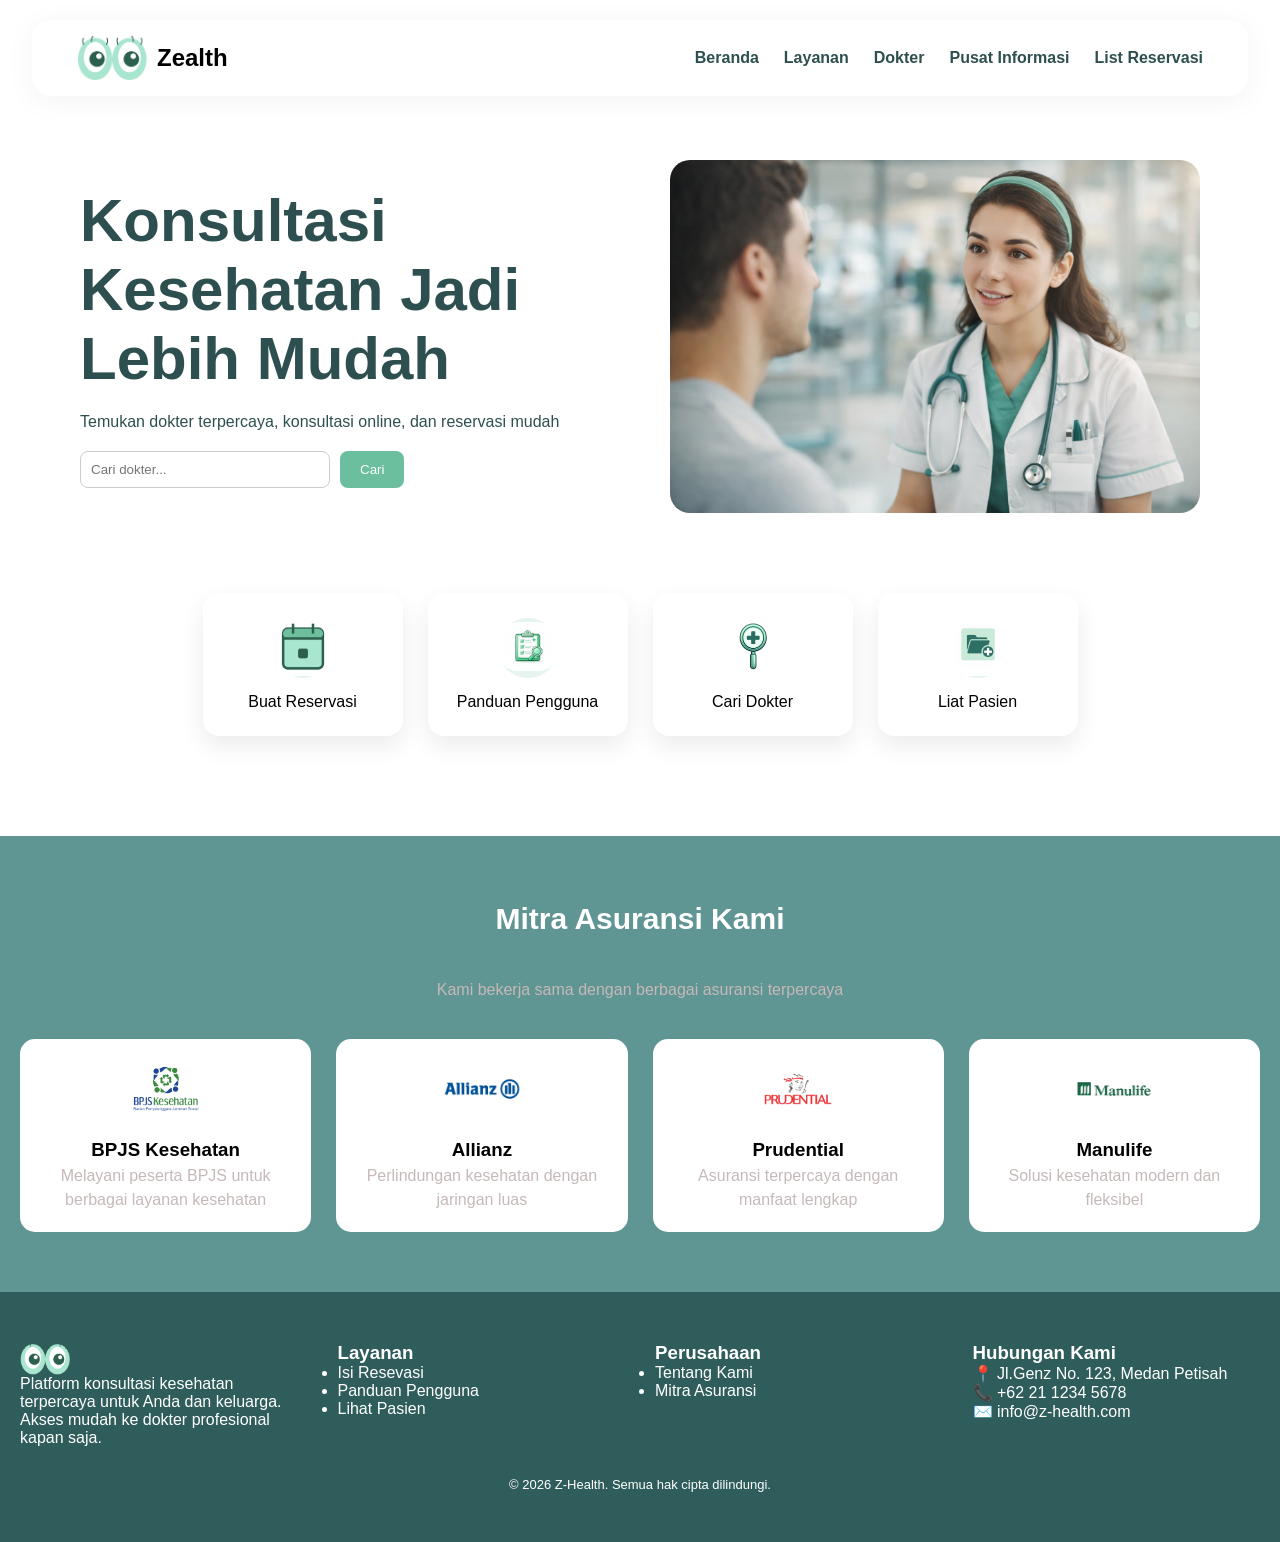
<file: index.html>
<!DOCTYPE html>
<html>
    <head>
      <meta charset="UTF-8">
      <meta name="viewport" content="width=device-width, initial-scale=1.0">
      <link rel="stylesheet" href="style.css">
      <title>Z Health</title>
      <link rel="stylesheet" href="style.css">
      <script src="script.js"></script>
    </head>
    <body>
    <header>
        <nav class="navbar">

            <!-- Logo -->
            <div class="logo">
                <img src="Logo Z Health.png" alt="Logo">
                <h2>Zealth</h2>
            </div>

            <!-- Checkbox Toggle -->
            <input type="checkbox" id="navToggle" class="nav-toggle">

            <!-- Hamburger -->
            <label for="navToggle" class="hamburger">
                <span></span>
                <span></span>
                <span></span>
            </label>

            <!-- Menu -->
            <ul class="menu">
                <li><a href="index.html">Beranda</a></li>
                <li><a href="service.html">Layanan</a></li>
                <li><a href="doctor.html">Dokter</a></li>
                <li><a href="about.html">Pusat Informasi </a></li>
                <li><a href="reservasi.html">List Reservasi</a></li>
            </ul>

        </nav>
    </header>
<main>
    <!-- Section 1 Bagian Searching  -->
    <section>
    <div class="content">
    <div class="left">
        <h1>Konsultasi Kesehatan Jadi Lebih Mudah</h1>
        <p>Temukan dokter terpercaya, konsultasi online, dan reservasi mudah</p>

        <div class="search-box">
            <input type="text" id ="searchInput" placeholder="Cari dokter...">
            <button onclick ="searchDoctor()">Cari</button>
        </div>
        <div id = "searchResult"class ="search-result"></div>
    </div>

    <div class="right">
        <img src="tampilan1.png" class="gambar_kiri">
    </div>
</div>
    </section>

        <!-- Section 2 bagian FEATURES -->
    <section>
        <div class="features">
            <div class="card">
                <div class="icon"><a href="service.html#reservasi"><img src="janji_temu.png"></a></div>
        
                <p>Buat Reservasi</p>
            </div>

            <div class="card">
                <div class="icon"><a href="service.html#panduan"><img src="panduan pengguna.png" style="border: 3px solid transparent; border-radius: 20px; padding: 5px; background-color: white;"></a></div>
                <p>Panduan Pengguna</p>
            </div>

            <div class="card">
                <div class="icon"><a href="doctor.html"><img src="Cari_Dokter.png" style="border: 3px solid transparent; border-radius: 20px; padding: 5px; background-color: white;"></a></div>
                <p>Cari Dokter</p>
            </div>

            <div class="card">
                <div class="icon"><a href="reservasi.html"><img src="Data_Pasien.png" style="border: 3px solid transparent; border-radius: 20px; padding: 5px; background-color: white;"></a></div>
                <p>Liat Pasien</p>
            </div>
        </div>
    </section>
    <!-- Section 3 Mitra Asuransi -->
    <section class="insurance"id="insurance">
    <h2>Mitra Asuransi Kami</h2>
    <p>Kami bekerja sama dengan berbagai asuransi terpercaya</p>

    <div class="insurance-grid">

        <div class="insurance-card">
        <img src="Logo BPJS.png">
        <h3>BPJS Kesehatan</h3>
        <p>Melayani peserta BPJS untuk berbagai layanan kesehatan</p>
        </div>

        <div class="insurance-card">
        <img src="Logo Allianz.jpg">
        <h3>Allianz</h3>
        <p>Perlindungan kesehatan dengan jaringan luas</p>
        </div>

        <div class="insurance-card">
        <img src="Logo Prudential.png">
        <h3>Prudential</h3>
        <p>Asuransi terpercaya dengan manfaat lengkap</p>
        </div>

        <div class="insurance-card">
        <img src="Logo Manulife.png">
        <h3>Manulife</h3>
        <p>Solusi kesehatan modern dan fleksibel</p>
        </div>

    </div>
    </section>
        

</div>
</main>            
<!-- Bagian Footer -->

    <footer class="footer">
        <div class="footer-container">
            <div class="footer-col">
                <div class="logo">
                    <img src="logo final bos.png">
                </div>
                <p>Platform konsultasi kesehatan terpercaya untuk Anda dan keluarga.<br>Akses mudah ke dokter profesional kapan saja.</p>
            </div>
            <div class="footer-col">
                <h3>Layanan</h3>
                <ul>
                    <li><a href="service.html#reservasi">Isi Resevasi</a></li>
                    <li><a href="service.html#panduan">Panduan Pengguna</a></li>
                    <li><a href="reservasi.html">Lihat Pasien</a></li>
                </ul>
            </div>
            <div class="footer-col">
                <h3>Perusahaan</h3>
                <ul>
                    <li><a href="about.html">Tentang Kami</a></li>
                    <li><a href="index.html#insurance">Mitra Asuransi</a></li>
                </ul>
            </div>
            <div class="footer-col">
                <h3>Hubungan Kami</h3>
                <p>📍 Jl.Genz No. 123, Medan Petisah</p>
                <p>📞 +62 21 1234 5678</p>
                <p>✉️ info@z-health.com</p>
            </div>
        </div>
        <div class="footer-bottom">
            <p>&copy; 2026 Z-Health. Semua hak cipta dilindungi.</p>
        </div>
    </footer>
</body>
</html>
</file>
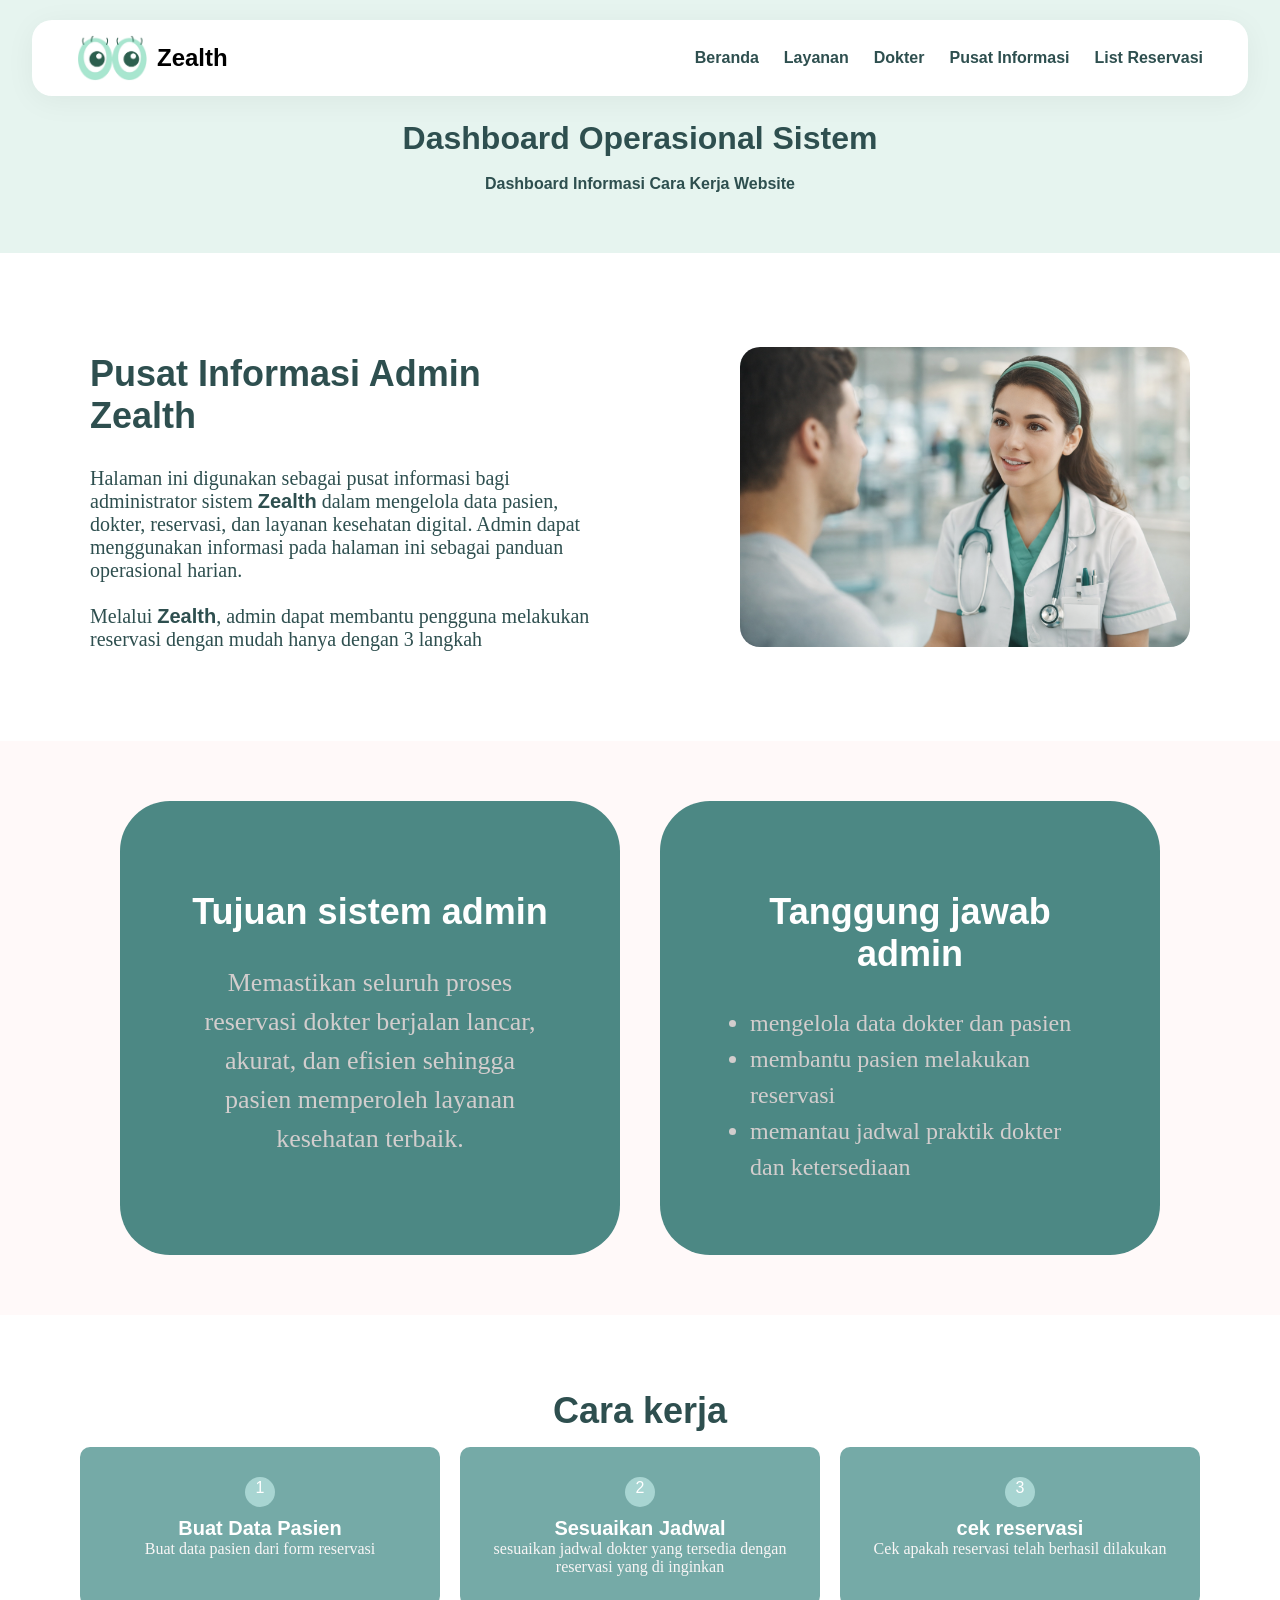
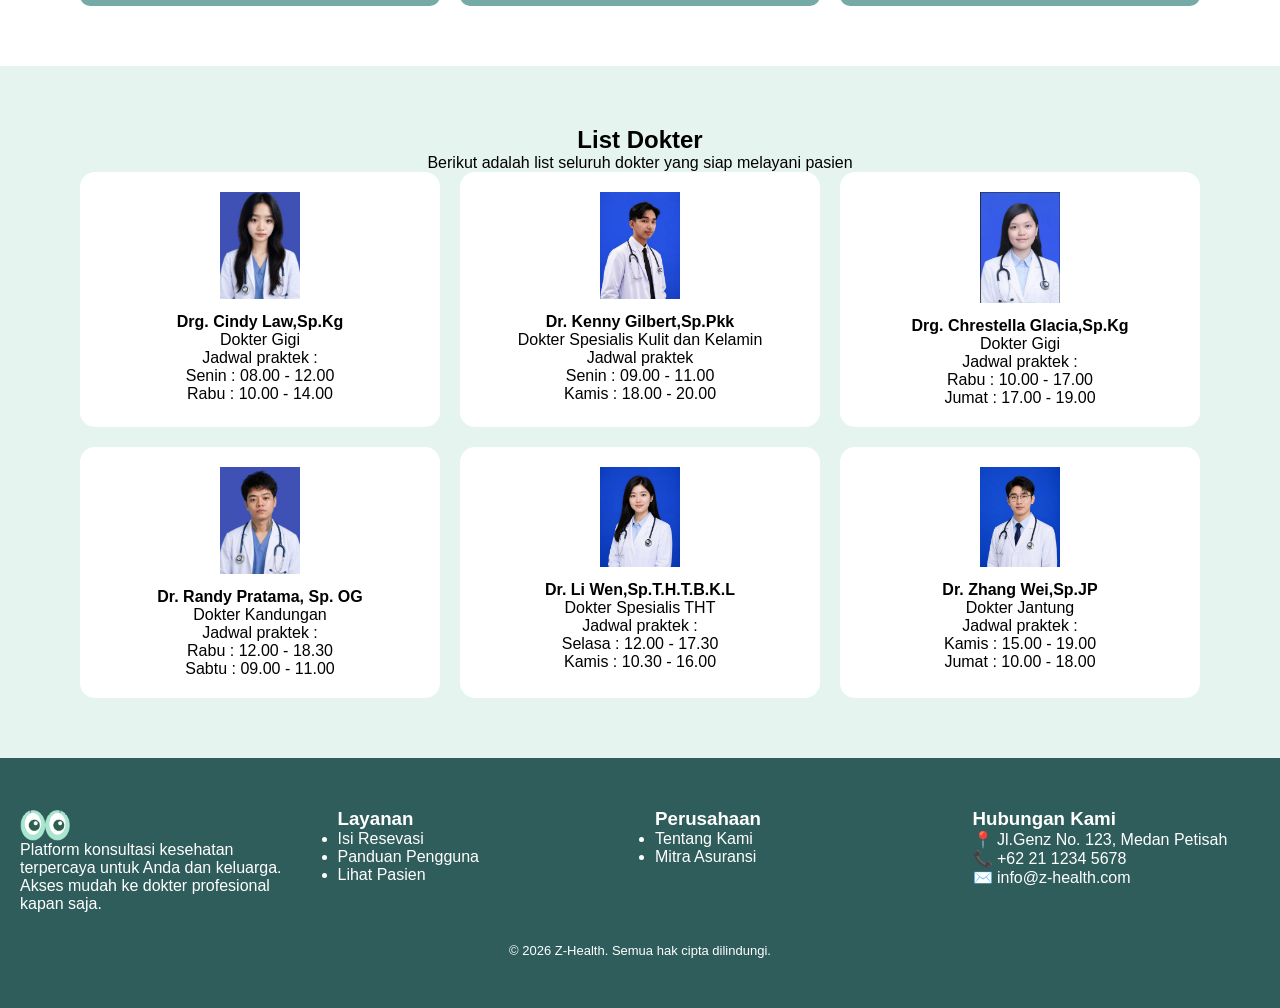
<file: about.html>
<!-- TAMPILAN TENTANG KAMI -->
 <!DOCTYPE html>
<html lang="en">
<head>
    <meta charset="UTF-8">
    <meta name="viewport" content="width=device-width, initial-scale=1.0">
    <link rel="stylesheet" href="style.css">
    <title>Zealth</title>
</head>
<body>
    <!-- tampilan awal -->
    <header>
        <nav class="navbar">

            <!-- Logo -->
            <div class="logo">
                <img src="Logo Z Health.png" alt="Logo">
                <h2>Zealth</h2>
            </div>

            <!-- Checkbox Toggle -->
            <input type="checkbox" id="navToggle" class="nav-toggle">

            <!-- Hamburger -->
            <label for="navToggle" class="hamburger">
                <span></span>
                <span></span>
                <span></span>
            </label>

            <!-- Menu -->
            <ul class="menu">
                <li><a href="index.html">Beranda</a></li>
                <li><a href="service.html">Layanan</a></li>
                <li><a href="doctor.html">Dokter</a></li>
                <li><a href="about.html">Pusat Informasi </a></li>
                <li><a href="reservasi.html">List Reservasi</a></li>
            </ul>

        </nav>

</div>
    <div class = "about-head">
     <h1 style="color:#2e4f4f ;">Dashboard Operasional Sistem</h1>
     <p style="font-family: 'Times New Roman', Times, serif; color:#2e4f4f ;"><br><strong>Dashboard Informasi Cara Kerja Website</strong></p>
    </div>
    </header>

<!-- section pusat infromasi -->
 <main>
<section class="about-section">
    <div class="about-grid">
        <div class="about-text">
            <div class = 'about-card-us'>
            <h2 class = 'about-text h2'>Pusat Informasi Admin Zealth</h2>
            </div>
            <p style="font-family:Georgia, 'Times New Roman', Times, serif;font-size: 20px;">
                Halaman ini digunakan sebagai pusat informasi bagi administrator sistem <strong>Zealth</strong> dalam mengelola data pasien, dokter, reservasi, dan layanan kesehatan digital. Admin dapat menggunakan informasi pada halaman ini sebagai panduan operasional harian.
            </p>
            <p style="font-family:Georgia, 'Times New Roman', Times, serif;font-size: 20px;"> <br>Melalui <strong>Zealth</strong>, admin dapat membantu pengguna melakukan reservasi dengan mudah hanya dengan 3 langkah            </p>
        </div>

        <div class="about-image">
            <img src="tampilan1.png">
        </div>
    </div>
</section>

<!-- section tujuan dan tanggung jaawb -->
<section class = 'vision-mission'>
    <div class = 'about-card'>
    <div class = 'about-text-visi'>
        <h2 class = "about-text"> Tujuan sistem admin</h2>
        <p style="color: rgb(210, 205, 205);font-size:26px; text-align: center; font-family: Cambria, Cochin, Georgia, Times, 'Times New Roman', serif;
        ">Memastikan seluruh proses reservasi dokter berjalan lancar, akurat, dan efisien sehingga pasien memperoleh layanan kesehatan terbaik.</p>
    </div>
    </div>
    <div class = 'about-card'>
    <div class = 'about-text-misi'>
        <h2 class = 'about-text-visi-misi'>Tanggung jawab admin</h2>
        <ul style="color: rgb(210, 205, 205);font-size:24px; font-family: Cambria, Cochin, Georgia, Times, 'Times New Roman', serif;">
            <li>mengelola data dokter dan pasien</li>
            <li>membantu pasien melakukan reservasi</li>
            <li>memantau jadwal praktik dokter dan ketersediaan</li>
        </ul>
    </div>
    </div>
 </section>


 <!-- section keunggulan -->
 <section class="about-adv">
    <h2>Cara kerja</h2>
    <div class = 'adv-grid'>
        <div class = 'about-card-adv'>
            <div class ="round-number">1</div>
            <h3>Buat Data Pasien</h3>
            <p>Buat data pasien dari form reservasi</p>
        </div>
        <div class = 'about-card-adv'>
            <div class ="round-number">2</div>
            <h3>Sesuaikan Jadwal</h3>
            <p>sesuaikan jadwal dokter yang tersedia dengan reservasi yang di inginkan</p>
        </div>
        <div class = 'about-card-adv'>
            <div class ="round-number">3</div>
            <h3>cek reservasi</h3>
            <p>Cek apakah reservasi telah berhasil dilakukan</p>
        </div>
    </div>
</section>       
    
  <!-- sectiont tim -->
 <section class = 'about-team'>
    <h2>List Dokter</h2>
    <p>Berikut adalah list seluruh dokter yang siap melayani pasien</p>

    <div class = 'about-team-grid'>
        <div class = 'about-team-card'>
            <img src = 'Drg Cindy Law.jpeg'>
            <h4>Drg. Cindy Law,Sp.Kg</h4>
            <p>Dokter Gigi</p>
            <p>Jadwal praktek :</p> 
            <p>Senin : 08.00 - 12.00</p>
            <p>Rabu : 10.00 - 14.00 </p>
        </div>
        <div class = 'about-team-card'>
            <img src = 'Ken.png'>
            <h4>Dr. Kenny Gilbert,Sp.Pkk</h4>
            <p>Dokter Spesialis Kulit dan Kelamin</p>
            <p>Jadwal praktek </p> 
            <p>Senin : 09.00 - 11.00 </p>
            <p>Kamis : 18.00 - 20.00 </p>
        </div>
        <div class = 'about-team-card'>
            <img src = 'chres.png'>
            <h4>Drg. Chrestella Glacia,Sp.Kg</h4>
            <p>Dokter Gigi</p>
            <p>Jadwal praktek : </p>
            <p>Rabu : 10.00 - 17.00</p> 
            <p>Jumat : 17.00 - 19.00</p>
        </div>
        <div class = 'about-team-card'>
            <img src = 'Reza Arab.png'>
            <h4>Dr. Randy Pratama, Sp. OG</h4>
            <p>Dokter Kandungan</p>
            <p>Jadwal praktek : </p>
            <p>Rabu :  12.00 - 18.30</p>
            <p>Sabtu : 09.00 - 11.00 </p>
        </div>
        <div class = 'about-team-card'>
            <img src = 'Liwen.png'>
            <h4>Dr. Li Wen,Sp.T.H.T.B.K.L</h4>
            <p>Dokter Spesialis THT</p>
            <p>Jadwal praktek :</p>
            <p>Selasa : 12.00 - 17.30</p> 
            <p>Kamis : 10.30 - 16.00</p>
        </div>
        <div class = 'about-team-card'>
            <img src = 'zhangwei.png'>
            <h4>Dr. Zhang Wei,Sp.JP</h4>
            <p>Dokter Jantung</p>
            <p>Jadwal praktek :</p>
            <p>Kamis : 15.00 - 19.00</p> 
            <p>Jumat : 10.00 - 18.00</p>
        </div>
</section>
 <!-- Bagian Footer -->
<footer class="footer">
        <div class="footer-container">
            <div class="footer-col">
                <div class="logo">
                    <img src="logo final bos.png">
                </div>
                <p>Platform konsultasi kesehatan terpercaya untuk Anda dan keluarga.<br>Akses mudah ke dokter profesional kapan saja.</p>
            </div>
            <div class="footer-col">
                <h3>Layanan</h3>
                <ul>
                    <li><a href="service.html#reservasi">Isi Resevasi</a></li>
                    <li><a href="service.html#panduan">Panduan Pengguna</a></li>
                    <li><a href="reservasi.html">Lihat Pasien</a></li>
                </ul>
            </div>
            <div class="footer-col">
                <h3>Perusahaan</h3>
                <ul>
                    <li><a href="#">Tentang Kami</a></li>
                    <li><a href="index.html#insurance">Mitra Asuransi</a></li>
                </ul>
            </div>
            <div class="footer-col">
                <h3>Hubungan Kami</h3>
                <p>📍 Jl.Genz No. 123, Medan Petisah</p>
                <p>📞 +62 21 1234 5678</p>
                <p>✉️ info@z-health.com</p>
            </div>
        </div>
        <div class="footer-bottom">
            <p>&copy; 2026 Z-Health. Semua hak cipta dilindungi.</p>
        </div>
    </footer>
    
</footer>
 
</body>
</html>
</file>
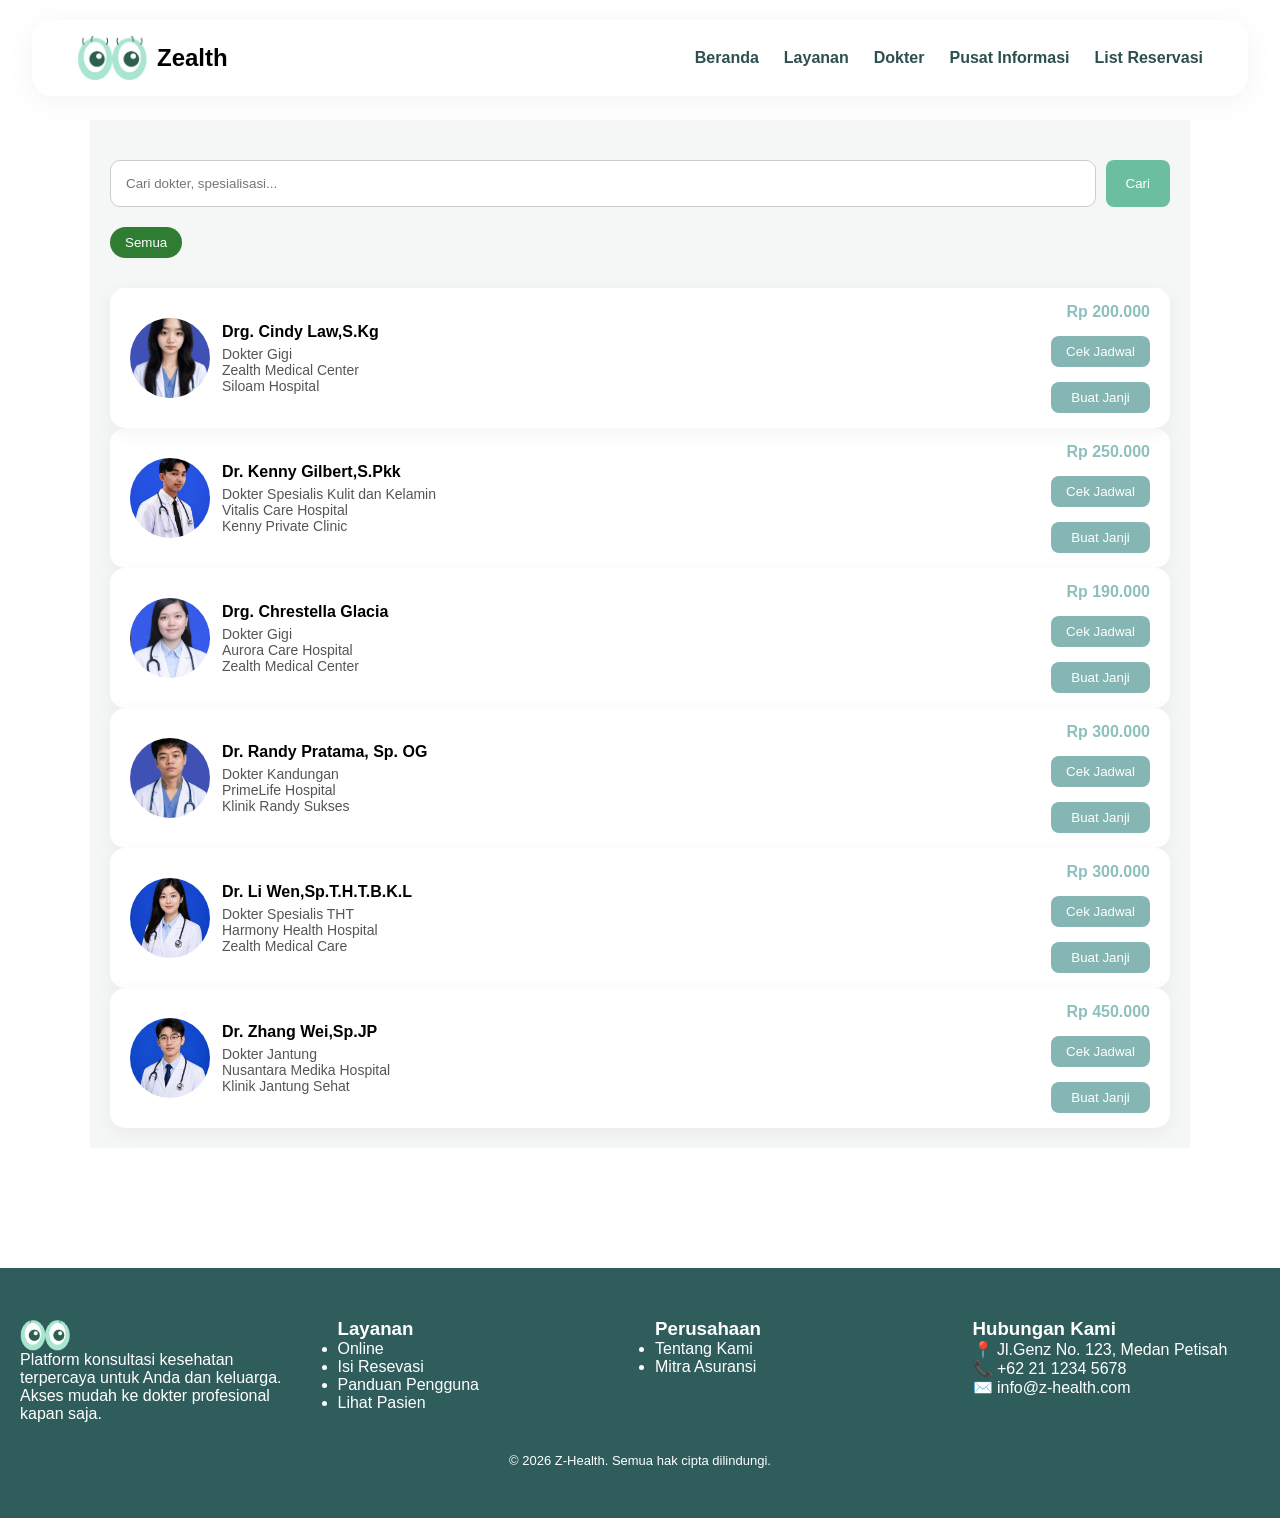
<file: doctor.html>
<!DOCTYPE html>
<html lang="en">
<head>
    <meta charset="UTF-8">
    <meta name="viewport" content="width=device-width, initial-scale=1.0">
    <title>Zealth</title>
    <link rel="stylesheet" href="style.css">
    <script src="script.js"></script>
</head>
<body>

    <!-- HEADER -->
    <header>
        <nav class="navbar">

            <!-- Logo -->
            <div class="logo">
                <img src="Logo Z Health.png" alt="Logo">
                <h2>Zealth</h2>
            </div>

            <!-- Checkbox Toggle -->
            <input type="checkbox" id="navToggle" class="nav-toggle">

            <!-- Hamburger -->
            <label for="navToggle" class="hamburger">
                <span></span>
                <span></span>
                <span></span>
            </label>

            <!-- Menu -->
            <ul class="menu">
                <li><a href="index.html">Beranda</a></li>
                <li><a href="service.html">Layanan</a></li>
                <li><a href="doctor.html">Dokter</a></li>
                <li><a href="about.html">Pusat Informasi</a></li>
                <li><a href="reservasi.html">List Reservasi</a></li>
            </ul>

        </nav>
    </header>

<!--Main-->
<main class="doctor-page">
  <!-- Section untuk cari dokter -->
  <section>
  <div class="search-box doctor-search">
    <input type="text" id="searchInput" placeholder="Cari dokter, spesialisasi...">
    <button onclick="searchDoctor()">Cari</button>
  </div>
  </section>
  <div id = "searchResult" class ="search-result"></div>

  <!-- Section untuk FILTER -->
  <section>

  <div class="doctor-filter">
    <button class="active">Semua</button>
  
  </div>
  </section>

  <!-- Section untuk LIST DOKTER -->
  <section>
  <div class="doctor-list">

    <!-- Doctor 1 -->
    <div class="doctor-card" id ="cindy">
      <div class="doctor-left">
        <img src="Drg Cindy Law.jpeg">
        <div class="doctor-info">
          <h3>Drg. Cindy Law,S.Kg</h3>
          <p>Dokter Gigi</p>
          <p>Zealth Medical Center</p>
          <p>Siloam Hospital</p>
        </div>
      </div>
        <div class="doctor-action">
          <p class="price">Rp 200.000</p>
          <button onclick="toggleJadwal('jadwal-cindy')">Cek Jadwal</button>
          <a href="service.html#reservasi">
          <button >Buat Janji</button>
          </a>
        </div>
    </div>
    <!-- Tabel Untuk Dokter Cindy  -->
    <div id="jadwal-cindy" class="jadwal-box">
        <table>
          <tr>
            <th>Lokasi</th>
            <th>Hari</th>
            <th>Jam</th>
          </tr>
          <tr>
            <td>Zealth Medical Center</td>
            <td>Senin</td>
            <td>08:00 - 12:00</td>
          </tr>
          <tr>
            <td>Siloam Hospital</td>
            <td>Rabu</td>
            <td>10:00 - 14:00</td>
          </tr>
        </table>
      </div>
    </div>    

    <!-- Doctor 2 -->
    <div class="doctor-card" id ="kenny">
      <div class ="doctor-left">
        <img src="Ken.png">
        <div class="doctor-info">
          <h3>Dr. Kenny Gilbert,S.Pkk</h3>
          <p>Dokter Spesialis Kulit dan Kelamin</p>
          <p>Vitalis Care Hospital</p>
          <p>Kenny Private Clinic</p>
        </div>
      </div>      
      <div class="doctor-action">
        <p class="price">Rp 250.000</p>
        <button onclick ="toggleJadwal('jadwal-kenny')">Cek Jadwal</button>
        <a href="service.html#reservasi">
          <button>Buat Janji</button>
        </a>
      </div>
    </div>
    <!-- Jadwal Untuk Dokter Kenny -->
    <div id="jadwal-kenny" class="jadwal-box">
        <table>
          <tr>
            <th>Lokasi</th>
            <th>Hari</th>
            <th>Jam</th>
          </tr>
          <tr>
            <td>Vitalis Care Hospitalr</td>
            <td>Senin</td>
            <td>09:00 - 11:00</td>
          </tr>
          <tr>
            <td>Zealth Medical Center</td>
            <td>Kamis</td>
            <td>18:00 - 20:00</td>
          </tr>
        </table>
      </div>
    </div>

    <!-- Doctor 3 -->
    <div class="doctor-card" id ="chrestella">
      <div class="doctor-left">
      <img src="chres.png">
        <div class="doctor-info">
        <h3>Drg. Chrestella Glacia</h3>
        <p>Dokter Gigi</p>
        <p>Aurora Care Hospital</p>
        <p>Zealth Medical Center</p>
        </div>        
      </div>
      
      <div class="doctor-action">
        <p class="price">Rp 190.000</p>
        <button onclick ="toggleJadwal('jadwal-chrestella')">Cek Jadwal</button>
        <a href="service.html#reservasi">
          <button>Buat Janji</button>
        </a>
      </div>
    </div>
    <!-- Jadwal Untuk Dokter Chrestella -->
    <div id="jadwal-chrestella" class="jadwal-box">
        <table>
          <tr>
            <th>Lokasi</th>
            <th>Hari</th>
            <th>Jam</th>
          </tr>
          <tr>
            <td>Aurora Care Hospital</td>
            <td>Rabu</td>
            <td>10:00 - 17:00</td>
          </tr>
          <tr>
            <td>Zealth Medical Center</td>
            <td>Jumat</td>
            <td>17:00 -19:00</td>
          </tr>
        </table>
      </div>
    </div>

    <!-- Doctor 4 -->
    <div class="doctor-card" id ="randy">
      <div class ="doctor-left">
        <img src="Reza Arab.png">
        <div class="doctor-info">
          <h3>Dr. Randy Pratama, Sp. OG</h3>
          <p>Dokter Kandungan</p>
          <p>PrimeLife Hospital</p>
          <p>Klinik Randy Sukses</p>
        </div>
      </div>
      
      <div class="doctor-action" id ="liwen">
        <p class="price">Rp 300.000</p>
        <button onclick ="toggleJadwal('jadwal-randy')">Cek Jadwal</button>
        <a href="service.html#reservasi">
          <button>Buat Janji</button>
        </a>
      </div>
    </div>
    <!-- Jadwal Dokter Randy -->
       <div id="jadwal-randy" class="jadwal-box">
        <table>
          <tr>
            <th>Lokasi</th>
            <th>Hari</th>
            <th>Jam</th>
          </tr>
          <tr>
            <td>PrimeLife Hospital</td>
            <td>Rabu</td>
            <td>12:00 - 18:30</td>
          </tr>
          <tr>
            <td>Zealth Medical Center</td>
            <td>Sabtu</td>
            <td>09:00 -11:00</td>
          </tr>
        </table>
      </div>
    </div>

    <!-- Doctor 5 -->
    <div class="doctor-card" id="liwen">
      <div class="doctor-left">
        <img src="Liwen.png">
        <div class="doctor-info">
          <h3>Dr. Li Wen,Sp.T.H.T.B.K.L</h3>
          <p>Dokter Spesialis THT</p>
          <p>Harmony Health Hospital</p>
          <p>Zealth Medical Care</p>
        </div>
      </div>
      <div class="doctor-action">
        <p class="price">Rp 300.000</p>
        <button onclick ="toggleJadwal('jadwal-liwen')">Cek Jadwal</button>
        <a href="service.html#reservasi">
          <button>Buat Janji</button>
        </a>
      </div>
    </div>
    <!-- Jadwal Untuk Dokter Liwen -->
    <div id="jadwal-liwen" class="jadwal-box">
          <table>
            <tr>
              <th>Lokasi</th>
              <th>Hari</th>
              <th>Jam</th>
            </tr>
            <tr>
              <td>Harmony Health Hospital</td>
              <td>Selasa</td>
              <td>12:00 - 17:30</td>
            </tr>
            <tr>
              <td>Zealth Medical Center</td>
              <td>Kamis</td>
              <td>10:30 -16:00</td>
            </tr>
          </table>
        </div>
      </div>

    <!-- Doctor 6  -->
    <div class="doctor-card"id="zhangwei">
      <div class="doctor-left">
        <img src="zhangwei.png">
        <div class="doctor-info">
          <h3>Dr. Zhang Wei,Sp.JP</h3>
          <p>Dokter Jantung</p>
          <p>Nusantara Medika Hospital</p>
          <p>Klinik Jantung Sehat</p>
        </div>
      </div>
      <div class="doctor-action">
        <p class="price">Rp 450.000</p>
        <button onclick ="toggleJadwal('jadwal-zhangwei')">Cek Jadwal</button>
          <a href="service.html#reservasi">
            <button>Buat Janji</button>
          </a>
      </div>
    </div>
    <!-- Jadwal Untuk Dokter Zhang Wei -->
      <div id="jadwal-zhangwei" class="jadwal-box">
        <table>
          <tr>
            <th>Lokasi</th>
            <th>Hari</th>
            <th>Jam</th>
          </tr>
          <tr>
            <td>Nusantara Medika Hospital</td>
            <td>Kamis</td>
            <td>15:00 - 19:00</td>
          </tr>
          <tr>
            <td>Klinik Jantung Sehat</td>
            <td>Jumat</td>
            <td>10:00 -18:00</td>
          </tr>
        </table>
      </div>
    </div>
  </div>
  </section>

</main>

<!-- Bagian Footer -->

    <footer class="footer">
        <div class="footer-container">
            <div class="footer-col">
                <div class="logo">
                    <img src="logo final bos.png">
                </div>
                <p>Platform konsultasi kesehatan terpercaya untuk Anda dan keluarga.<br>Akses mudah ke dokter profesional kapan saja.</p>
            </div>
            <div class="footer-col">
                <h3>Layanan</h3>
                <ul>
                    <li><a href="service.html#chat">Online</a></li>
                    <li><a href="service.html#reservasi">Isi Resevasi</a></li>
                    <li><a href="service.html#panduan">Panduan Pengguna</a></li>
                    <li><a href="reservasi.html">Lihat Pasien</a></li>
                </ul>
            </div>
            <div class="footer-col">
                <h3>Perusahaan</h3>
                <ul>
                    <li><a href="about.html">Tentang Kami</a></li>
                    <li><a href="index.html#insurance">Mitra Asuransi</a></li>
                </ul>
            </div>
            <div class="footer-col">
                <h3>Hubungan Kami</h3>
                <p>📍 Jl.Genz No. 123, Medan Petisah</p>
                <p>📞 +62 21 1234 5678</p>
                <p>✉️ info@z-health.com</p>
            </div>
        </div>
        <div class="footer-bottom">
            <p>&copy; 2026 Z-Health. Semua hak cipta dilindungi.</p>
        </div>
    </footer>
</body>
</html>
</file>
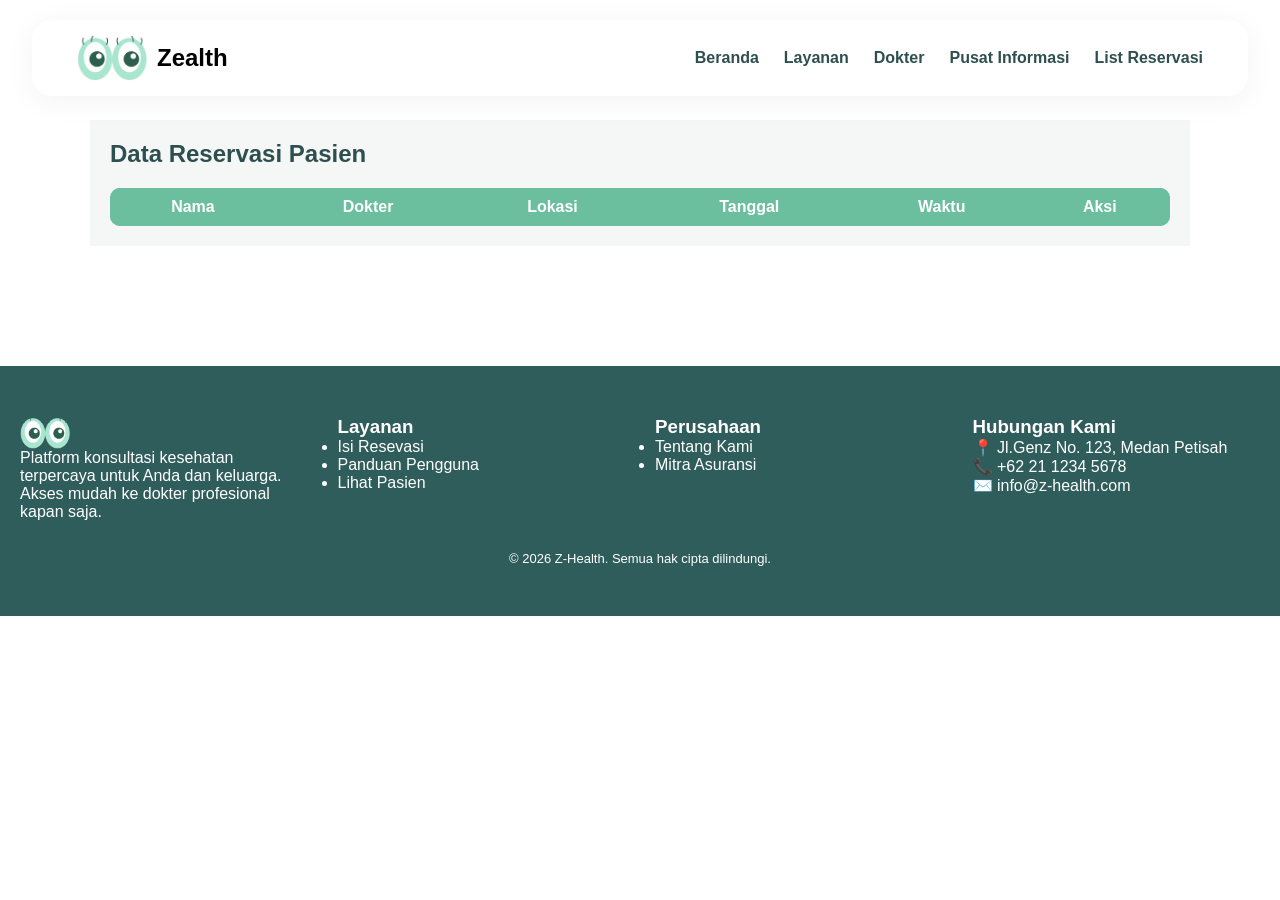
<file: reservasi.html>
<!DOCTYPE html>
<html lang="id">
<head>
    <meta charset="UTF-8">
    <meta name="viewport" content="width=device-width, initial-scale=1.0">
    <title>Data Reservasi</title>
    <link rel="stylesheet" href="style.css">
    <script src="script.js" defer></script>
</head>

<body>


<header>
    <nav class="navbar">
        <div class="logo">
            <img src="Logo Z Health.png">
            <h2>Zealth</h2>
        </div>

        <input type="checkbox" id="navToggle" class="nav-toggle">

        <label for="navToggle" class="hamburger">
            <span></span>
            <span></span>
            <span></span>
        </label>

        <ul class="menu">
            <li><a href="index.html">Beranda</a></li>
            <li><a href="service.html">Layanan</a></li>
            <li><a href="doctor.html">Dokter</a></li>
            <li><a href="about.html">Pusat Informasi</a></li>               
            <li><a href="reservasi.html">List Reservasi</a></li>
        </ul>
    </nav>
</header>

<!-- MAIN -->
<main class="doctor-page">

    <section>
        <h2 style="color:#2e4f4f; margin-bottom:20px;">Data Reservasi Pasien</h2>
    </section>

    <section>
        <table id="tabelReservasi" style="width:100%; background:white; border-radius:10px; overflow:hidden;">
            <thead style="background:#6bbf9f; color:white;">
                <tr>
                    <th>Nama</th>
                    <th>Dokter</th>
                    <th>Lokasi</th>
                    <th>Tanggal</th>
                    <th>Waktu</th>
                    <th>Aksi</th>
                </tr>
            </thead>
            <tbody></tbody>
        </table>
    </section>

</main>
<!-- Bagian Footer -->

    <footer class="footer">
        <div class="footer-container">
            <div class="footer-col">
                <div class="logo">
                    <img src="logo final bos.png">
                </div>
                <p>Platform konsultasi kesehatan terpercaya untuk Anda dan keluarga.<br>Akses mudah ke dokter profesional kapan saja.</p>
            </div>
            <div class="footer-col">
                <h3>Layanan</h3>
                <ul>
                    <li><a href="service.html#reservasi">Isi Resevasi</a></li>
                    <li><a href="service.html#panduan">Panduan Pengguna</a></li>
                    <li><a href="reservasi.html">Lihat Pasien</a></li>
                </ul>
            </div>
            <div class="footer-col">
                <h3>Perusahaan</h3>
                <ul>
                    <li><a href="about.html">Tentang Kami</a></li>
                    <li><a href="index.html#insurance">Mitra Asuransi</a></li>
                </ul>
            </div>
            <div class="footer-col">
                <h3>Hubungan Kami</h3>
                <p>📍 Jl.Genz No. 123, Medan Petisah</p>
                <p>📞 +62 21 1234 5678</p>
                <p>✉️ info@z-health.com</p>
            </div>
        </div>
        <div class="footer-bottom">
            <p>&copy; 2026 Z-Health. Semua hak cipta dilindungi.</p>
        </div>
    </footer>
</body>
</html>
</file>
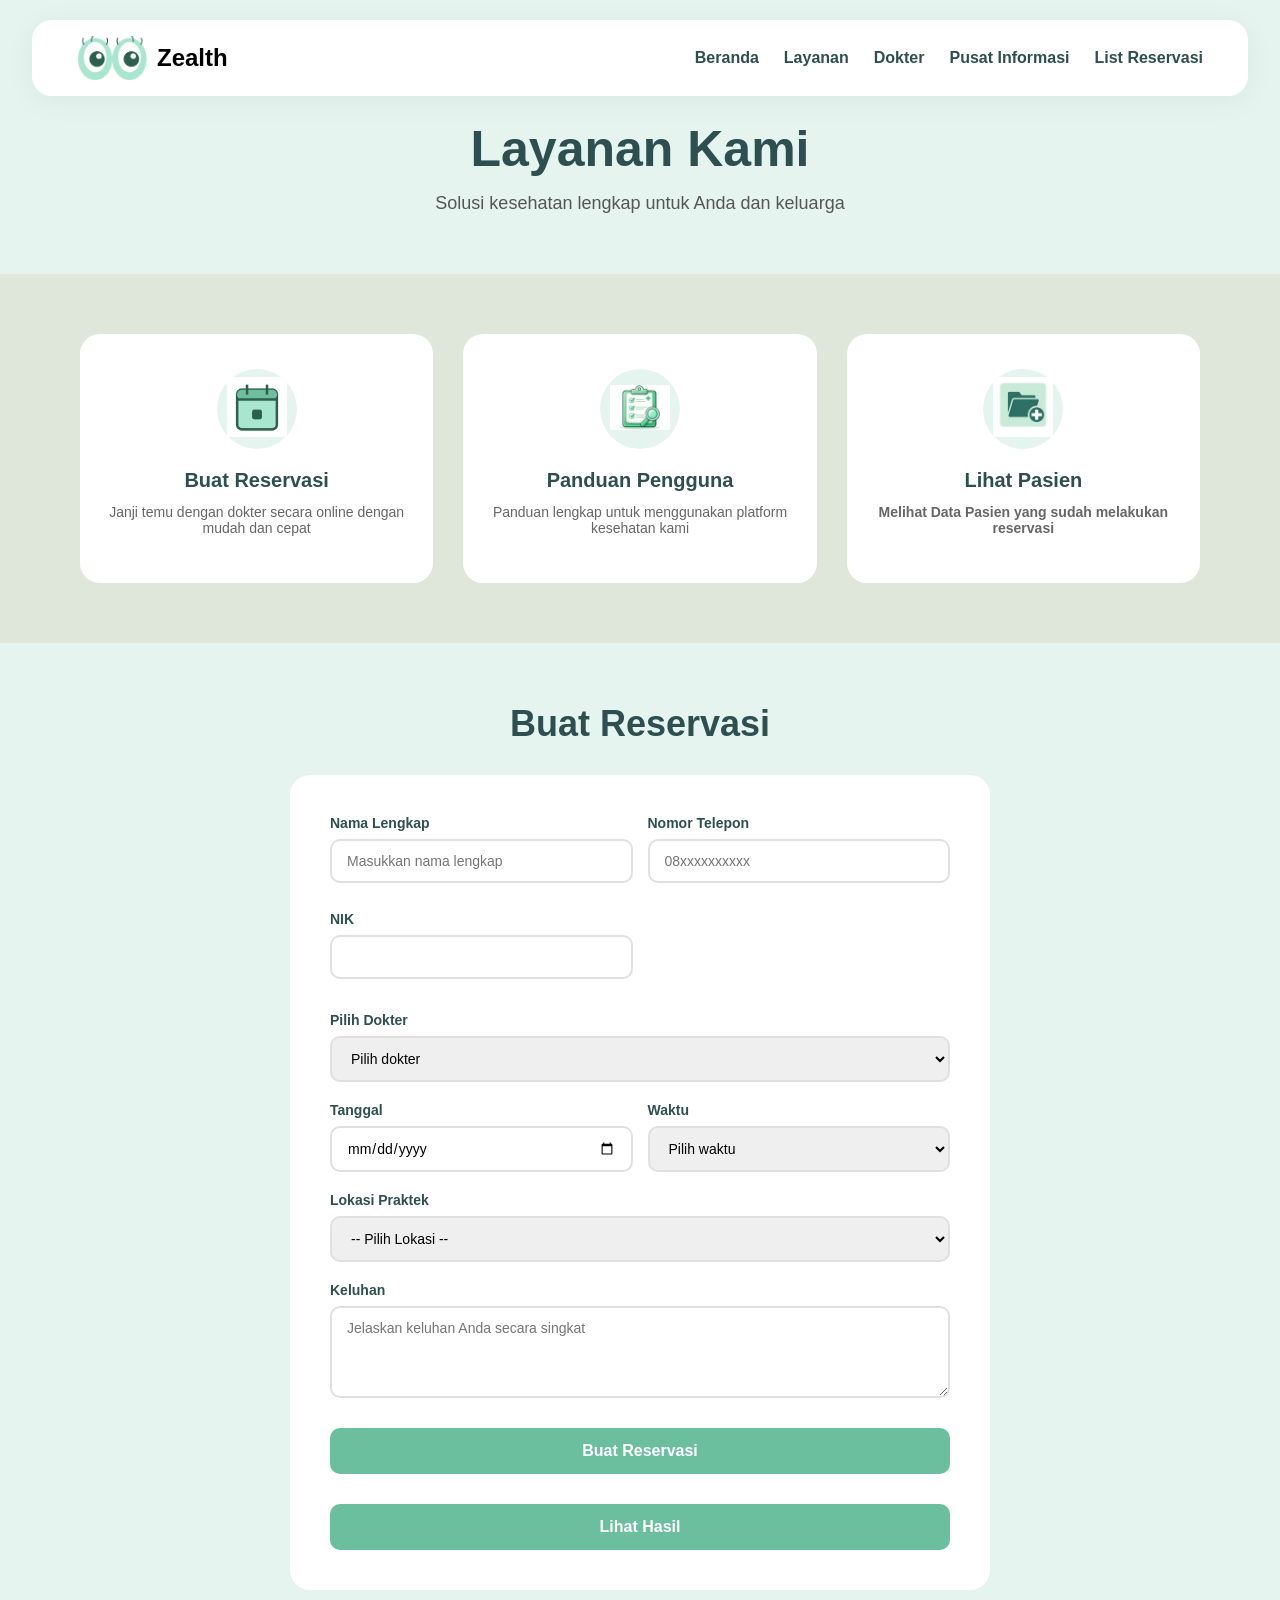
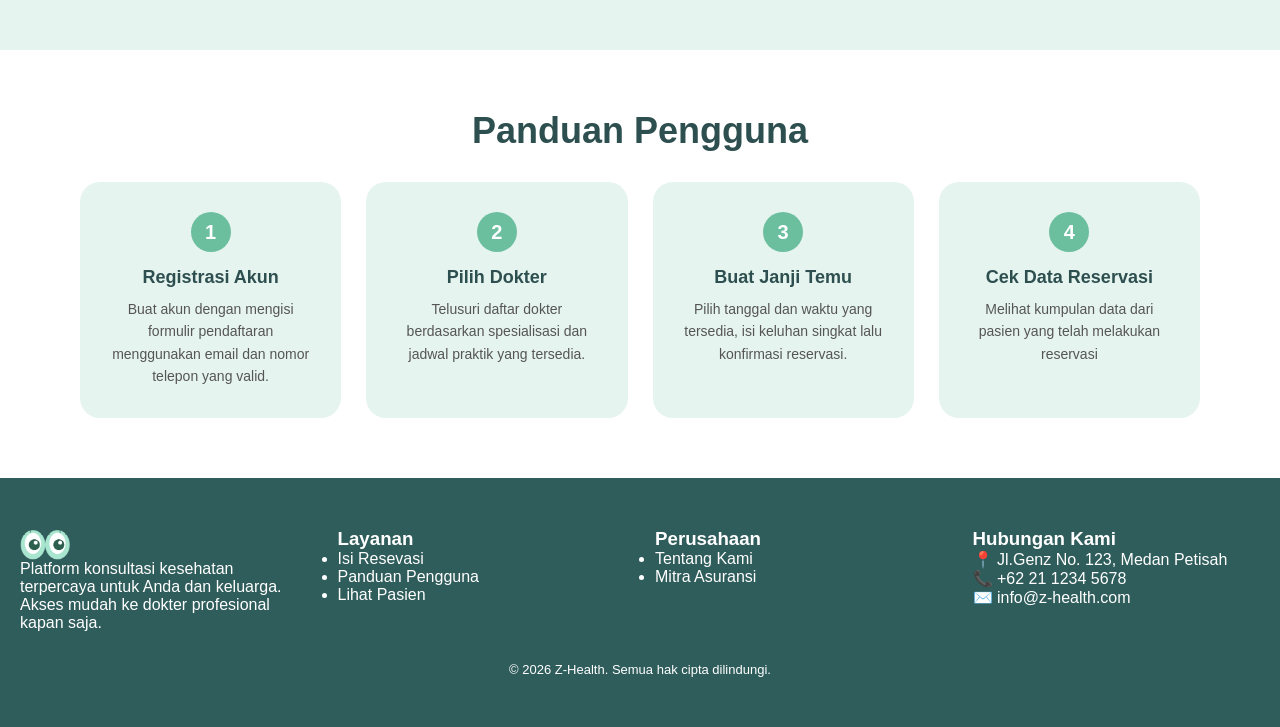
<file: service.html>
<!DOCTYPE html>
<html lang="id">
<head>
    <meta charset="UTF-8">
    <meta name="viewport" content="width=device-width, initial-scale=1.0">
    <link rel="stylesheet" href="style.css">
    <title>Zealth - Layanan</title>
    <script src="script.js" defer></script>
</head>

<body>
    <header>
        <nav class="navbar">

            <!-- Logo -->
            <div class="logo">
                <img src="Logo Z Health.png" alt="Logo">
                <h2>Zealth</h2>
            </div>

            <!-- Checkbox Toggle -->
            <input type="checkbox" id="navToggle" class="nav-toggle">

            <!-- Hamburger -->
            <label for="navToggle" class="hamburger">
                <span></span>
                <span></span>
                <span></span>
            </label>

            <!-- Menu -->
            <ul class="menu">
                <li><a href="index.html">Beranda</a></li>
                <li><a href="service.html">Layanan</a></li>
                <li><a href="doctor.html">Dokter</a></li>
                <li><a href="about.html">Pusat Informasi </a></li>
                <li><a href="reservasi.html">List Reservasi</a></li>
            </ul>

        </nav>


    <main>
        <section class="kepala-layanan">
            <h1>Layanan Kami</h1>
            <p>Solusi kesehatan lengkap untuk Anda dan keluarga</p>
        </section>

        <section class="bagian-kartu">
            <div class="baris-kartu">
                <div class="kotak-layanan">
                    <div class="lingkaran-gambar">
                        <a href="#reservasi"><img src="janji_temu.png" alt="Buat Reservasi"></a>
                    </div>
                    <h3>Buat Reservasi</h3>
                    <p>Janji temu dengan dokter secara online dengan mudah dan cepat</p>
                </div>
                <div class="kotak-layanan">
                    <div class="lingkaran-gambar">
                        <a href="#panduan"><img src="panduan pengguna.png" alt="Panduan Pengguna"></a>
                    </div>
                    <h3>Panduan Pengguna</h3>
                    <p>Panduan lengkap untuk menggunakan platform kesehatan kami</p>
                </div>
                <div class="kotak-layanan">
                    <div class="lingkaran-gambar">
                        <a href="reservasi.html#tabelReservasi"><img src="Data_Pasien.png"alt="Lihat Pasien"></a>
                    </div>
                    <h3>Lihat Pasien<h3>
                    <p>Melihat Data Pasien yang sudah melakukan reservasi</p>
                </div>
            </div>
        </section>

        <section class="bagian-reservasi" id="reservasi">
            <h2>Buat Reservasi</h2>
            <form class="form-reservasi" id="reservationForm">
                <div class="baris-input">
                    <div class="kotak-input">
                        <label>Nama Lengkap</label>
                        <input type="text" id="NamaLengkap" required placeholder="Masukkan nama lengkap">
                        <p id="ErrorNama" class="error"></p>
                    </div>
                    <div class="kotak-input">
                        <label>Nomor Telepon</label>
                        <input type="tel" id="NoHP" maxlength="13" required placeholder="08xxxxxxxxxx">
                        <p id ="ErrorHP" class ="error"></p>                      
                    </div>
                    <div class="kotak-input">
                        <label>NIK</label>
                        <input type="tel" id="NIK" maxlength="16" required placeholde="Masukkan NIK">
                        <p id ="ErrorNIK" class ="error"></p>                      
                    </div>
                </div>
                <div class="kotak-input">
                    <label>Pilih Dokter</label>
                    <select id="doctorSelect">
                        <option value="">Pilih dokter</option>
                        <option value="cindy">Drg. Cindy Law,S.Kg(Dokter Gigi)</option>
                        <option value ="kenny">Dr. Kenny Gilbert,S.Pkk(Dokter Speasilis Kulit dan Kelamin)</option>
                        <option value ="chrestella">Drg.Chrestella Glacia (Dokter Gigi)</option>
                        <option value = "randy">Dr. Randy Pratama, Sp. OG (Dokter Kandungan)</option>
                        <option value = "liwen">Dr. Li Wen,Sp.T.H.T.B.K.L(Dokter Speasialis THT)</option>
                        <option value = "zhangwei">Dr. Zhang Wei,Sp.JP</option>
                    </select>
                </div>
                <div class="baris-input">
                    <div class="kotak-input">
                        <label>Tanggal</label>
                        <input type="date" id="tanggalReservasi">
                    </div>
                    <div class="kotak-input">
                        <label>Waktu</label>
                        <select id="waktuReservasi">
                            <option value="">Pilih waktu</option>
                            <option value="09:00">09:00</option>
                            <option value="10:00">10:00</option>
                            <option value="11:00">11:00</option>
                            <option value="12:00">12:00</option>
                            <option value="13:00">13:00</option>
                            <option value="14:00">14:00</option>
                            <option value="15:00">15:00</option>
                            <option value="16:00">16:00</option>
                            <option value="17:00">17:00</option>
                            <option value="18:00">18:00</option>
                            <option value="19:00">19:00</option>
                            <option value="20:00">20:00</option>
                        </select>
                    </div>
                </div>
                    <div class="kotak-input">
                    <label>Lokasi Praktek</label>
                    <select id="lokasiSelect">
                        <option value="">-- Pilih Lokasi --</option>
                    </select>
                    </div>
                <div class="kotak-input">
                    <label>Keluhan</label>
                    <textarea rows="4" placeholder="Jelaskan keluhan Anda secara singkat"></textarea>
                </div>
                <button type="submit" class="tombol-hijau">Buat Reservasi</button>
                <div>
                    <a href="reservasi.html#tabelReservasi" style="text-decoration: none;">
                        <button class="tombol-hijau btn-tekan" >Lihat Hasil</button>
                    </a>
                </div>
            </form>
        </section>

        <section class="bagian-panduan" id="panduan">
            <h2>Panduan Pengguna</h2>
            <div class="baris-langkah">
                <div class="kotak-langkah">
                    <div class="nomor-langkah">1</div>
                    <h3>Registrasi Akun</h3>
                    <p>Buat akun dengan mengisi formulir pendaftaran menggunakan email dan nomor telepon yang valid.</p>
                </div>
                <div class="kotak-langkah">
                    <div class="nomor-langkah">2</div>
                    <h3>Pilih Dokter</h3>
                    <p>Telusuri daftar dokter berdasarkan spesialisasi dan jadwal praktik yang tersedia.</p>
                </div>
                <div class="kotak-langkah">
                    <div class="nomor-langkah">3</div>
                    <h3>Buat Janji Temu</h3>
                    <p>Pilih tanggal dan waktu yang tersedia, isi keluhan singkat lalu konfirmasi reservasi.</p>
                </div>
                <div class="kotak-langkah">
                    <div class="nomor-langkah">4</div>
                    <h3>Cek Data Reservasi</h3>
                    <p>Melihat kumpulan data dari pasien yang telah melakukan reservasi</p>
                </div>
            </div>
        </section>

    <footer class="footer">
        <div class="footer-container">
            <div class="footer-col">
                <div class="logo">
                    <img src="logo final bos.png">
                </div>
                <p>Platform konsultasi kesehatan terpercaya untuk Anda dan keluarga.<br>Akses mudah ke dokter profesional kapan saja.</p>
            </div>
            <div class="footer-col">
                <h3>Layanan</h3>
                <ul>
                    <li><a href="#reservasi">Isi Resevasi</a></li>
                    <li><a href="#panduan">Panduan Pengguna</a></li>
                    <li><a href="reservasi.html">Lihat Pasien</a></li>
                </ul>
            </div>
            <div class="footer-col">
                <h3>Perusahaan</h3>
                <ul>
                    <li><a href="about.html">Tentang Kami</a></li>
                    <li><a href="index.html#insurance">Mitra Asuransi</a></li>
                </ul>
            </div>
            <div class="footer-col">
                <h3>Hubungan Kami</h3>
                <p>📍 Jl.Genz No. 123, Medan Petisah</p>
                <p>📞 +62 21 1234 5678</p>
                <p>✉️ info@z-health.com</p>
            </div>
        </div>
        <div class="footer-bottom">
            <p>&copy; 2026 Z-Health. Semua hak cipta dilindungi.</p>
        </div>
    </footer>
</body>
</html>
</file>
<file: style.css>
* {
    margin: 0;
    padding: 0;
    box-sizing: border-box;
    font-family: sans-serif;
}

body {
    overflow-x: hidden;
}

img {
    max-width: 100%;
    height: auto;
}

.nav-wrapper {
    display: flex;
    justify-content: center;
}

.navbar {
    position: fixed;
    top: 20px;
    width: 95%;
    left: 50%;
    transform: translateX(-50%);

    background: white;
    border-radius: 20px;
    padding: 15px 45px;

    display: flex;
    align-items: center;
    justify-content: space-between;

    box-shadow: 0 5px 30px rgba(0,0,0,0.05);
    z-index: 1000;
}

.logo {
    display: flex;
    align-items: center;
    gap: 10px;
}

.logo img {
    width: 70px;
}

.logo span {
    font-weight: bold;
    color: #2e4f4f;
}

/* MENU */
.menu{
    display:flex;
    list-style:none;
    gap:25px;
}

.menu li a{
    text-decoration:none;
    color:#2e4f4f;
    font-weight:600;
    transition:0.3s;
}

.menu li a:hover{
    color:#0e8388;
    text-decoration: underline;
}

/* HAMBURGER */
.nav-toggle{
    display:none;
}

.hamburger{
    display:none;
    flex-direction:column;
    gap:5px;
    cursor:pointer;
}

.hamburger span{
    width:28px;
    height:3px;
    background:#2e4f4f;
    border-radius:10px;
}

/* HERO SECTION */
.content {
    display: flex;
    align-items: center;
    justify-content: space-between;
    gap: 60px;

    max-width: 1200px;
    margin: 120px auto 0; 
    padding: 40px;
}

.left {
    flex: 1;
    color: #2e4f4f;
}

.right {
    flex: 1;
    display: flex;
    justify-content: center;
}

.gambar_kiri {
    width: 550px;
    border-radius: 20px;
}

/* TEXT */
.content h1 {
    font-size: 60px;
}

.content p {
    margin: 20px 0;
}

/* SEARCH */
.search-box {
    display: flex;
    gap: 10px;
    margin-top: 20px;
}

.search-box input {
    padding: 10px;
    width: 250px;
    border-radius: 8px;
    border: 1px solid #ccc;
}

.search-box button {
    padding: 10px 20px;
    background: #6bbf9f;
    color: white;
    border: none;
    border-radius: 8px;
}
.search-result {
    position: absolute;
    background: white;
    width: 260px;
    margin-top: 5px;
    border-radius: 10px;
    box-shadow: 0 5px 20px rgba(0,0,0,0.1);
    overflow: hidden;
    z-index: 999;
}

.search-item {
    padding: 10px;
    cursor: pointer;
    border-bottom: 1px solid #eee;
}

.search-item:hover {
    background: #f0f0f0;
}

.not-found {
    padding: 10px;
    color: red;
}

/* FEATURES */
.features {
    display: flex;
    justify-content: center;
    gap: 25px;
    flex-wrap: wrap;
    margin-top: 40px;
    margin-bottom: 100px;
}

.card {
    width: 200px;
    padding: 25px;
    background: white;
    border-radius: 16px;
    box-shadow: 0 10px 25px rgba(0,0,0,0.08);
    text-align: center;
    transition: 0.3s;
}

.card:hover {
    transform: translateY(-8px);
}

.icon {
    width: 60px;
    height: 60px;
    background: #e6f4ef;
    border-radius: 50%;
    margin: 0 auto 15px;

    display: flex;
    justify-content: center;
    align-items: center;
}

.icon img {
    width: 80px;
}

.card p {
    font-size: 16px;
}

/* INSURANCE */
.insurance {
    text-align: center;
    padding: 60px 20px;
    background-color: #5f9592;
}

.insurance h2 {
    color: white;
    font-size: 30px; 
    margin-bottom: 40px;
    line-height: 1.5;
}

.insurance p {
    color:#c6b9b9;
}

.insurance-grid {
    display: grid;
    grid-template-columns: repeat(auto-fit, minmax(200px, 1fr));
    gap: 25px;
    margin-top: 40px;
    line-height: 1.5;
}

.insurance-card {
    background: white;
    padding: 20px;
    border-radius: 15px;
}

.insurance-card img {
    width: 80px;
    margin-bottom: 10px;
}

/* FOOTER */
.footer {
    background: #2f5d5b;
    color: white;
    padding: 50px 20px;
}

.footer-container {
    display: grid;
    grid-template-columns: repeat(auto-fit, minmax(200px, 1fr));
    gap: 30px;
}

.footer img {
    width: 50px;
}

.footer a {
    color: white;
    text-decoration: none;
}

.footer-bottom {
    text-align: center;
    margin-top: 30px;
    font-size: 13px;
}
/* RESPONSIVE Bagian Beranda untuk ukuran Tablet*/
@media (max-width: 768px) {
    .content {
        flex-direction: column;
        text-align: center;
    }

    .gambar_kiri {
        width: 100%;
    }

    .hamburger{
        display:flex;
    }

    .menu{
        position:absolute;
        top:100%;
        right:20px;
        width:220px;
        background:white;
        flex-direction:column;
        padding:20px;
        border-radius:10px;
        box-shadow:0 5px 15px rgba(0,0,0,.15);
        display:none;
    }

    .nav-toggle:checked ~ .menu{
        display:flex;
    }

}
/* * RESPONSIVE Bagian Beranda untuk ukuran Mobile */
@media (max-width: 480px) {

    /* NAVBAR */
    .navbar {
        padding: 12px 20px;
    }

    .logo img {
        width: 50px;
    }

    .logo span {
        font-size: 16px;
    }
    .hamburger{
        display:flex;
    }

    .menu{
        position:absolute;
        top:100%;
        right:0;
        width:220px;
        background:rgb(20, 57, 1);
        flex-direction:column;
        padding:20px;
        border-radius:10px;
        box-shadow:0 5px 15px rgba(0,0,0,.15);
        display:none;
    }

    .nav-toggle:checked ~.menu{
        display:flex !important;
    }


    /* HERO */
    .content {
        flex-direction: column;
        text-align: center;
        gap: 30px;
        padding: 20px;
        margin-top: 100px;
    }

    .content h1 {
        font-size: 32px;
        line-height: 1.3;
    }

    .content p {
        font-size: 14px;
    }

    .gambar_kiri {
        width: 100%;
        max-width: 300px;
    }

    /* SEARCH */
    .search-box {
        flex-direction: column;
        gap: 10px;
        align-items: center;
    }

    .search-box input {
        width: 100%;
        max-width: 280px;
    }

    .search-box button {
        width: 100%;
        max-width: 280px;
    }

    /* FEATURES */
    .features {
        gap: 15px;
        padding: 20px;
    }

    .card {
        width: 100%;
        max-width: 280px;
    }

    /* INSURANCE */
    .insurance h2 {
        font-size: 22px;
    }

    .insurance p {
        font-size: 14px;
    }

    .insurance-grid {
        grid-template-columns: 1fr;
    }

    /* FOOTER */
    .footer-container {
        grid-template-columns: 1fr;
        text-align: center;
    }

}

.about-head {
    text-align: center;
    padding: 120px 20px 60px;
    background: #e6f4ef;
}

.about-hero h1 {
    font-size: 50px;
    color: #2e4f4f;
}

.about-hero p {
    margin-top: 15px;
    font-size: 18px;
    color: #555;
}

.about-section {
    padding: 60px 20px;
}

.about-grid {
    display: flex;
    align-items: center;
    gap: 30px;
    flex-wrap: wrap; 
    justify-content: space-between;
    max-width: 1100px;
    margin: 0 auto;
}

.about-text {
    flex: 1 1 400px;
    max-width: 500px;
}

.about-image {
    flex: 1 1 300px;
    display: flex;
    justify-content: flex-end;
}

.about-image img {
    width: 100%;
    max-width: 450px;
    border-radius: 20px;
}
.about-text{
  margin-bottom: 30px;
  color: #2e4f4f;
  text-align: left;
  margin-top: 20px;
  font-size: 36px;
}



.about-card-us p{
  flex : 1;
  padding: 5px;
  border-radius: 20px;
  margin-bottom: 20px;
  background-color: #79aba9;
  border: 2px solid transparent;

}

.vision-mission {
    background:  #fff9f9;
    padding: 60px 80px;
    display: flex;
    gap: 40px;
    justify-content: center;
    flex-wrap: wrap;
}
.about-text-visi h2{
  margin-bottom: 30px;
  color: white;
  text-align: center;
  margin-top: 20px;
  font-size: 36px;
}
.about-text-misi h2{
  margin-bottom: 30px;
  color: white;
  text-align: center;
  margin-top: 20px;
  font-size: 36px;

}
.about-card {
    flex: 1;
    background: #4c8884;
    padding: 70px;
    border-radius: 50px;
    max-width: 500px;
    text-align: center;
}

.about-text-visi p,.about-text-misi ul li{
  font-family: Cambria, Cochin, Georgia, Times, 'Times New Roman', serif;
  max-width: 100%;
  line-height: 1.5;
}
.about-text-misi ul{
  padding-left: 20px;
  text-align: left;
}


.about-adv {
    padding: 60px 80px;
    text-align: center;
    justify-content: center;
    align-items: center;
}
.about-adv h2{
  padding: 15px;
  color: #2e4f4f;
  font-size: 36px;

}
.about-card-adv{
    flex: 1;
    background: #75aaa7;
    padding: 30px;
    border-radius: 10px;
    align-items: center;
    justify-content: center;
    
}
.about-adv h3{
  font-family: Arial, Helvetica, sans-serif;
  color: #ffffff;
  font-size: 20px;
}
.about-adv p{
  font-size: 16px;
  color: rgb(249, 246, 246);
  font-family: Cambria, Cochin, Georgia, Times, 'Times New Roman', serif;
}

.advantages h2 {
    margin-bottom: 40px;
    color: #2e4f4f;
}

.adv-grid {
    display: grid;
    grid-template-columns: repeat(3, 1fr);
    gap: 20px;
}

.adv-card {
    background: white;
    padding: 25px;
    border-radius: 15px;
    box-shadow: 0 8px 20px rgba(0,0,0,0.05);
}

.round-number{
  border : 2px solid transparent;
  background-color: #a8d5d2;
  border-radius: 50%;
  width: 30px;
  height: 30px;
  text-align: center;
  color: rgb(255, 255, 255);
  margin: 0 auto 10px;
  align-items: center;
  justify-content: center;

}

.about-team {
    background: #e6f4ef;
    padding: 60px 80px;
    text-align: center;
}

.about-team-grid {
    display: grid;
    grid-template-columns: repeat(3, 1fr);
    gap: 20px;
    
}

.about-team-card {
    background: white;
    padding: 20px;
    border-radius: 15px;
}

.about-team-card img {
    width: 80px;
    margin-bottom: 10px;
}
/* Responsif Halaman About utk tablet */
@media (max-width: 768px) {

  /* SECTION UTAMA (teks + gambar) */
  .about-grid {
    flex-direction: column;
    text-align: center;
  }

  .about-text {
    max-width: 100%;
  }

  .about-image {
    justify-content: center;
  }

  .about-image img {
    max-width: 300px;
  }

  /* VISI MISI */
  .vision-mission {
    flex-direction: column;
    align-items: center;
    padding: 40px 20px;
  }

  .about-card {
    width: 100%;
    max-width: 500px;
    padding: 30px;
  }

  /* KEUNGGULAN */
  .adv-grid {
    grid-template-columns: repeat(2, 1fr);
  }

  /* TEAM */
  .about-team-grid {
    grid-template-columns: repeat(2, 1fr);
  }
}
/* Responsif Halaman About utk mobile */
@media (max-width: 480px) {

  /* HEADER */
  .about-head h1 {
    font-size: 28px;
  }

  .about-head p {
    font-size: 14px;
  }

  /* TEKS */
  .about-text h2 {
    font-size: 22px;
    text-align: center;
  }

  .about-text p {
    font-size: 14px;
    text-align: justify;
  }

  /* GAMBAR */
  .about-image img {
    max-width: 250px;
  }

  /* VISI MISI */
  .about-card {
    padding: 20px;
    border-radius: 20px;
  }

  /* KEUNGGULAN */
  .adv-grid {
    grid-template-columns: 1fr;
  }

  /* TEAM */
  .about-team-grid {
    grid-template-columns: 1fr;
  }

  /* SPACING GLOBAL */
  .about-section,
  .about-adv,
  .about-team {
    padding: 40px 20px;
  }
}

.halaman-layanan {
    text-align: center;
}

.kepala-layanan {
    text-align: center;
    padding: 120px 20px 60px;
    background: #e6f4ef;
}

.kepala-layanan h1 {
    font-size: 50px;
    color: #2e4f4f;
    margin-bottom: 15px;
}

.kepala-layanan p {
    font-size: 18px;
    color: #555;
}

.bagian-kartu {
    padding: 60px 80px;
    background: #DFE6DA;
}

.baris-kartu {
    display: grid;
    grid-template-columns: repeat(3, 1fr);
    gap: 30px;
    max-width: 1200px;
    margin: 0 auto;
}

.kotak-layanan {
    background: white;
    padding: 35px 25px;
    border-radius: 20px;
    text-align: center;
}

.kotak-layanan h3 {
    font-size: 20px;
    color: #2e4f4f;
    margin-bottom: 12px;
    font-weight: 600;
}

.kotak-layanan p {
    font-size: 14px;
    color: #666;
}

.lingkaran-gambar {
    width: 80px;
    height: 80px;
    background: #e6f4ef;
    border-radius: 50%;
    margin: 0 auto 20px;
    display: flex;
    justify-content: center;
    align-items: center;
}

.lingkaran-gambar img {
    width: 60px;
    height: 60px;
    object-fit: contain;
}

.bagian-reservasi {
    padding: 60px 80px;
    background: #e6f4ef;
}

.bagian-reservasi h2 {
    font-size: 36px;
    color: #2e4f4f;
    margin-bottom: 30px;
    text-align: center;
}

.form-reservasi {
    max-width: 700px;
    margin: 0 auto;
    background: white;
    padding: 40px;
    border-radius: 20px;
    display: flex;
    flex-direction: column;
    gap: 20px;
}

.baris-input {
    display: grid;
    grid-template-columns: 1fr 1fr;
    gap: 15px;
}

.kotak-input {
    display: flex;
    flex-direction: column;
    gap: 8px;
}

.kotak-input label {
    font-weight: 600;
    color: #2e4f4f;
    font-size: 14px;
}

.kotak-input input,
.kotak-input select,
.kotak-input textarea {
    padding: 12px 15px;
    border: 2px solid #e0e0e0;
    border-radius: 10px;
    font-size: 14px;
}

.tombol-hijau {
    background: #6bbf9f;
    color: white;
    border: none;
    padding: 14px;
    border-radius: 10px;
    font-size: 16px;
    font-weight: 600;
    cursor: pointer;
    margin-top: 10px;
}

.btn-tekan {
    display: block;
    width: 100%;
    text-align: center;
    margin-top: 10px;
    cursor: pointer;
}

.bagian-panduan {
    padding: 60px 80px;
    background: white;
}

.bagian-panduan h2 {
    font-size: 36px;
    color: #2e4f4f;
    margin-bottom: 30px;
    text-align: center;
}

.baris-langkah {
    display: grid;
    grid-template-columns: repeat(4, 1fr);
    gap: 25px;
    max-width: 1200px;
    margin: 0 auto;
}

.kotak-langkah {
    background: #e6f4ef;
    padding: 30px 25px;
    border-radius: 20px;
    text-align: center;
}

.kotak-langkah h3 {
    font-size: 18px;
    color: #2e4f4f;
    margin-bottom: 10px;
}

.kotak-langkah p {
    font-size: 14px;
    color: #555;
    line-height: 1.6;
}

.nomor-langkah {
    width: 40px;
    height: 40px;
    background: #6bbf9f;
    color: white;
    border-radius: 50%;
    margin: 0 auto 15px;
    display: flex;
    justify-content: center;
    align-items: center;
    font-size: 20px;
    font-weight: 700;
}

.bagian-chat {
    padding: 60px 80px;
    background: #DFE6DA;
}

.bagian-chat h2 {
    font-size: 36px;
    color: #2e4f4f;
    margin-bottom: 30px;
    text-align: center;
}

.kotak-chat {
    max-width: 600px;
    margin: 0 auto;
    background: white;
    border-radius: 20px;
    overflow: hidden;
}

.kepala-chat {
    display: flex;
    align-items: center;
    padding: 15px 20px;
    background: #e6f4ef;
}

.info-dokter {
    display: flex;
    align-items: center;
    gap: 12px;
}

.foto-dokter {
    width: 45px;
    height: 45px;
    border-radius: 50%;
    object-fit: cover;
}

.info-dokter h3 {
    margin: 0;
    font-size: 16px;
    color: #2e4f4f;
}

.info-dokter p {
    margin: 0;
    font-size: 12px;
    color: #888;
}

.status-hijau {
    color: #4caf50;
    font-size: 12px;
    font-weight: 600;
    position: relative;
    width: auto;
    height: auto;
    z-index: auto;
    background: none;
    border-radius: 0;
    left: auto;
    bottom: auto;
}

.isi-chat {
    padding: 20px;
    display: flex;
    flex-direction: column;
    gap: 15px;
}

.pesan {
    display: flex;
    gap: 10px;
    align-items: flex-start;
}

.pesan.dokter {
    align-self: flex-start;
    max-width: 80%;
}

.pesan.kamu {
    align-self: flex-end;
    flex-direction: row-reverse;
    max-width: 80%;
}

.avatar-huruf {
    width: 35px;
    height: 35px;
    border-radius: 50%;
    background: #6bbf9f;
    color: white;
    display: flex;
    align-items: center;
    justify-content: center;
    font-weight: 700;
    font-size: 14px;
    flex-shrink: 0;
}

.balon-chat {
    background: #f0f0f0;
    padding: 10px 15px;
    border-radius: 15px;
}

.pesan.dokter .balon-chat {
    background: #e6f4ef;
    border-bottom-left-radius: 5px;
}

.pesan.kamu .balon-chat {
    background: #6bbf9f;
    color: white;
    border-bottom-right-radius: 5px;
}

.balon-chat p {
    margin: 0;
    font-size: 14px;
    line-height: 1.5;
}

.jam {
    font-size: 11px;
    color: #999;
    display: block;
    margin-top: 4px;
    position: relative;
    width: auto;
    height: auto;
    z-index: auto;
    background: none;
    border-radius: 0;
    left: auto;
    bottom: auto;
}

.pesan.kamu .jam {
    color: rgba(255,255,255,0.7);
}

.bagian-gejala {
    padding: 60px 80px;
    background: #e6f4ef;
}

.bagian-gejala h2 {
    font-size: 36px;
    color: #2e4f4f;
    margin-bottom: 30px;
    text-align: center;
}

.kotak-gejala {
    max-width: 700px;
    margin: 0 auto;
    background: white;
    padding: 40px;
    border-radius: 20px;
}

.kotak-gejala h3 {
    color: #2e4f4f;
    font-size: 20px;
    margin-bottom: 20px;
    margin-top: 25px;
}

.kotak-gejala h3:first-child {
    margin-top: 0;
}

.daftar-pilihan {
    display: flex;
    flex-direction: column;
    gap: 12px;
    margin-bottom: 10px;
}

.pilihan-gejala {
    display: flex;
    align-items: center;
    gap: 12px;
    padding: 15px;
    background: #f8f9fa;
    border-radius: 10px;
    cursor: pointer;
    border: 2px solid transparent;
}

.pilihan-gejala:hover {
    background: #e6f4ef;
    border-color: #6bbf9f;
}

.pilihan-gejala input {
    width: 20px;
    height: 20px;
    cursor: pointer;
}

.pilihan-gejala span {
    font-size: 15px;
    color: #333;
    position: relative;
    width: auto;
    height: auto;
    z-index: auto;
    background: none;
    border-radius: 0;
    left: auto;
    bottom: auto;
}

/* Responsif ke Ukuran Mobile utk halaman web service */

@media (max-width: 480px) {
    .navbar {
        flex-direction: row;
        padding: 10px 15px;
    }
    .logo span {
        font-size: 20px;
    }
    .kepala-layanan h1 {
        font-size: 28px;
    }
    .kepala-layanan p {
        font-size: 14px;
    }
    .baris-kartu {
        grid-template-columns: 1fr;
    }

    .baris-langkah {
        grid-template-columns: 1fr;
    }
    .form-reservasi {
        padding: 20px;
    }
    .kotak-chat {
        width: 100%;
    }
    .kotak-gejala {
        padding: 20px;
    }
    .footer-container {
        grid-template-columns: 1fr;
        text-align: center;
    }
    .footer-col {
        margin-bottom: 20px;
    }
}

/* Responsif ke Ukuran Tablet utk halaman web service */
@media (max-width: 768px) {
    .navbar {
        padding: 12px 20px;
    }
    .hamburger{
        display:flex;
        flex-direction:column;
        gap:5px;
        cursor:pointer;
    }

    .hamburger span{
        width:25px;
        height:3px;
        background:#2e4f4f;
        border-radius:5px;
    }

    .menu{
        position:absolute;
        top:80px;
        right:20px;
        width:200px;
        background:rgb(246, 255, 255);
        flex-direction:column;
        padding:20px;
        border-radius:15px;
        box-shadow:0 10px 10px rgba(0, 0, 0, 0.1);
        display:none;
    }

    .nav-toggle:checked ~ .menu{
        display:flex;
    }

    /* HERO */
    .kepala-layanan {
        padding: 100px 20px 40px;
    }

    .kepala-layanan h1 {
        font-size: 36px;
    }

    /* KARTU */
    .bagian-kartu {
        padding: 40px 20px;
    }

    .baris-kartu {
        grid-template-columns: repeat(1, 1fr);
    }

    /* FORM */
    .bagian-reservasi {
        padding: 40px 20px;
    }

    .baris-input {
        grid-template-columns: 1fr;
    }

    /* PANDUAN */
    .bagian-panduan {
        padding: 40px 20px;
        
    }

    .baris-langkah {
        grid-template-columns: repeat(1, 1fr);
    }

    /* CHAT */
    .bagian-chat {
        padding: 40px 20px;
    }

    /* GEJALA */
    .bagian-gejala {
        padding: 40px 20px;
    }

    /* FOOTER */
    .footer-container {
        display: grid;
        grid-template-columns: repeat(2, 1fr);
        gap: 20px;
        padding: 20px;
    }
}

/* ================= DOCTOR PAGE ================= */

.doctor-page {
  padding: 120px 80px;
  background: #f5f7f6;
  width: 100%;
  max-width: 1100px;
  margin: 120px auto;
  padding: 20px;
}

/* SEARCH */
.doctor-search {
  margin-bottom: 20px;
  width: 100%;
}

.doctor-search input {
  width: 100%;
  padding: 15px;
  border-radius: 10px;
  border: 1px solid #ccc;
  max-width: 100%;
}

/* FILTER */
.doctor-filter {
  display: flex;
  gap: 10px;
  margin-bottom: 30px;
}

.doctor-filter button {
  padding: 8px 15px;
  border: none;
  background: #ddd;
  border-radius: 20px;
  cursor: pointer;
}

.doctor-filter .active {
  background: #2e7d32;
  color: white;
}

/* LIST */
.doctor-list {
  display: flex;
  flex-direction: column;
  gap: 20px;
}

/* CARD */
.doctor-card {
  display: flex;
  align-items: center;
  background: white;
  padding: 15px 20px;
  border-radius: 15px;
  box-shadow: 0 5px 20px rgba(0,0,0,0.05);
  gap: 20px;
  justify-content: space-between;

}

/* FOTO */
.doctor-card img {
  width: 80px;
  height: 80px;
  border-radius: 50%;
  object-fit: cover ;
  transition: 0.3s;
}

.doctor-card img:hover {
  transform: scale(1.8);
}
.doctor-left {
  display: flex;
  align-items: center;
  gap: 12px; 
}

.doctor-info {
  text-align: left;
}

.doctor-info h3 {
  margin-bottom: 5px;
  font-size: 16px;

}

.doctor-info p {
  font-size: 14px;
  color: #555;
}

.doctor-info span {
  font-size: 13px;
  color: #2e7d32;
}


.doctor-action {
  text-align: right;
  display: flex;
  flex-direction: column;
  align-items: flex-end;
  gap: 5px;
}

.price {
  color: #8cc0bd;
  font-weight: bold;
}

.doctor-action button {
  margin-top: 10px;
  background: #85b6b3;
  color: white;
  border: none;
  padding: 8px 15px;
  border-radius: 8px;
  cursor: pointer;

  transition: all 0.15s ease;
}

.doctor-action button:hover {
  transform: scale(1.05);
}

.doctor-action button:active {
  transform: scale(0.95);
}

/* Responsive Halaman Doctor untuk tablet  */
@media (max-width: 768px) {

  .doctor-page {
    margin: 100px 10px;
    padding: 10px;
  }

  .doctor-card {
    flex-direction: column;
    align-items: flex-start;
    gap: 12px;
  }
  .doctor-left {
    width: 100%;
  }

  .doctor-action {
    width: 100%;
    align-items: flex-start;
  }

  .doctor-action button {
    width: 100%;
    padding: 10px;
  }

  .price {
    font-size: 14px;
  }
}
/* Responsive Halaman Doctor untuk mobile */
@media (max-width: 480px) {

  .doctor-page {
    margin: 90px 8px;
    padding: 8px;
  }

  .doctor-card {
    flex-direction: column;
    align-items: flex-start;
    padding: 12px;
    gap: 10px;
  }

  .doctor-left {
    gap: 10px;
  }

  .doctor-left img {
    width: 55px;
    height: 55px;
  }
  .doctor-info h3 {
    font-size: 14px;
  }

  .doctor-info p {
    font-size: 12px;
    line-height: 1.2;
  }

  .doctor-action {
    width: 100%;
    align-items: flex-start;
    gap: 6px;
  }

  .price {
    font-size: 13px;
  }

  .doctor-action button {
    width: 100%;
    padding: 10px;
    font-size: 13px;
    transition: all 0.15s ease;
    cursor: pointer;
    box-shadow: 0 4px 8px rgba(0,0,0,0.15);
    }

 .doctor-search button:active{
    transform: scale(0.95);
    box-shadow: 0 1px 3px rgba(0,0,0,0.15);
}


  .doctor-search input {
    padding: 12px;
    font-size: 13px;
  }

  .doctor-filter {
    flex-wrap: wrap;
    gap: 8px;
  }

  .doctor-filter button {
    font-size: 12px;
    padding: 6px 12px;
  }


}

/* Bagian Jadwal Dokter */
.jadwal-box {
  display: none;
  margin-top: 15px;
  animation: fadeIn 0.3s ease;
}

.jadwal-box.active {
  display: block;
}

table {
  width: 100%;
  border-collapse: collapse;
  margin-top: 15px;
}

th {
  background: #6bbf9f;
  color: white;
  padding: 10px;
}

td {
  padding: 10px;
  text-align: center;
  color: #2e4f4f;
}

tr:nth-child(even) {
  background: #e6f4ef;
}

tr:hover {
  background: #cfeae2;
}

#jadwalTable th {
  font-family: 'Poppins', sans-serif;
  font-weight: 600;
  letter-spacing: 0.5px;
}

#jadwalTable td {
  font-family: 'Poppins', sans-serif;
  font-weight: 400;
}

#jadwalTable td:nth-child(2) {
  font-weight: 500;
  color: #0e8388;
}

#jadwalTable td:nth-child(3) {
  font-weight: 500;
}

/* Untuk Bagian Menunjukkan adanya Eror pada inputan form */
.error {
  color: red;
  font-size: 13px;
  margin-top: 5px;
}
/* Hapus dan Edit Pada Halaman Reservasi*/
/* Wrapper biar rapi */
.aksi-btn {
    display: flex;
    justify-content: center;
    gap: 8px;
}

/* Tombol Edit */
.btn-edit {
    background: #6bbf9f;
    color: white;
    border: none;
    padding: 7px 12px;
    border-radius: 8px;
    cursor: pointer;
    font-size: 13px;
    transition: all 0.25s ease;
}

.btn-edit:hover {
    background: #4da88a;
    transform: translateY(-2px);
}

/* Tombol Hapus (dibuat lebih soft, bukan merah terang) */
/* Wrapper biar rapi */
.aksi-btn {
    display: flex;
    justify-content: center;
    gap: 8px;
}

/* Tombol Edit */
.btn-edit {
    background: #6bbf9f;
    color: white;
    border: none;
    padding: 7px 12px;
    border-radius: 8px;
    cursor: pointer;
    font-size: 13px;
    transition: all 0.25s ease;
}

.btn-edit:hover {
    background: #4da88a;
    transform: translateY(-2px);
}

/* Wrapper biar rapi */
.aksi-btn {
    display: flex;
    justify-content: center;
    gap: 8px;
}

/* Tombol Edit */
.btn-edit {
    background: #6bbf9f;
    color: white;
    border: none;
    padding: 7px 12px;
    border-radius: 8px;
    cursor: pointer;
    font-size: 13px;
    transition: all 0.25s ease;
}

.btn-edit:hover {
    background: #4da88a;
    transform: translateY(-2px);
}
/* Tombol Hapus */
.btn-hapus {
    background: #2e4f4f;
    color: white;
    border: none;
    padding: 7px 12px;
    border-radius: 8px;
    cursor: pointer;
    font-size: 13px;
    transition: all 0.25s ease;
}

.btn-hapus:hover {
    background: #1f3636;
    transform: translateY(-2px);
}

/* AGAR TOMBOL BERUBAH SESUAI MOBILE */
.doctor-action a{
    width:100%;
}

.doctor-action a button{
    width:100%;
}
</file>
